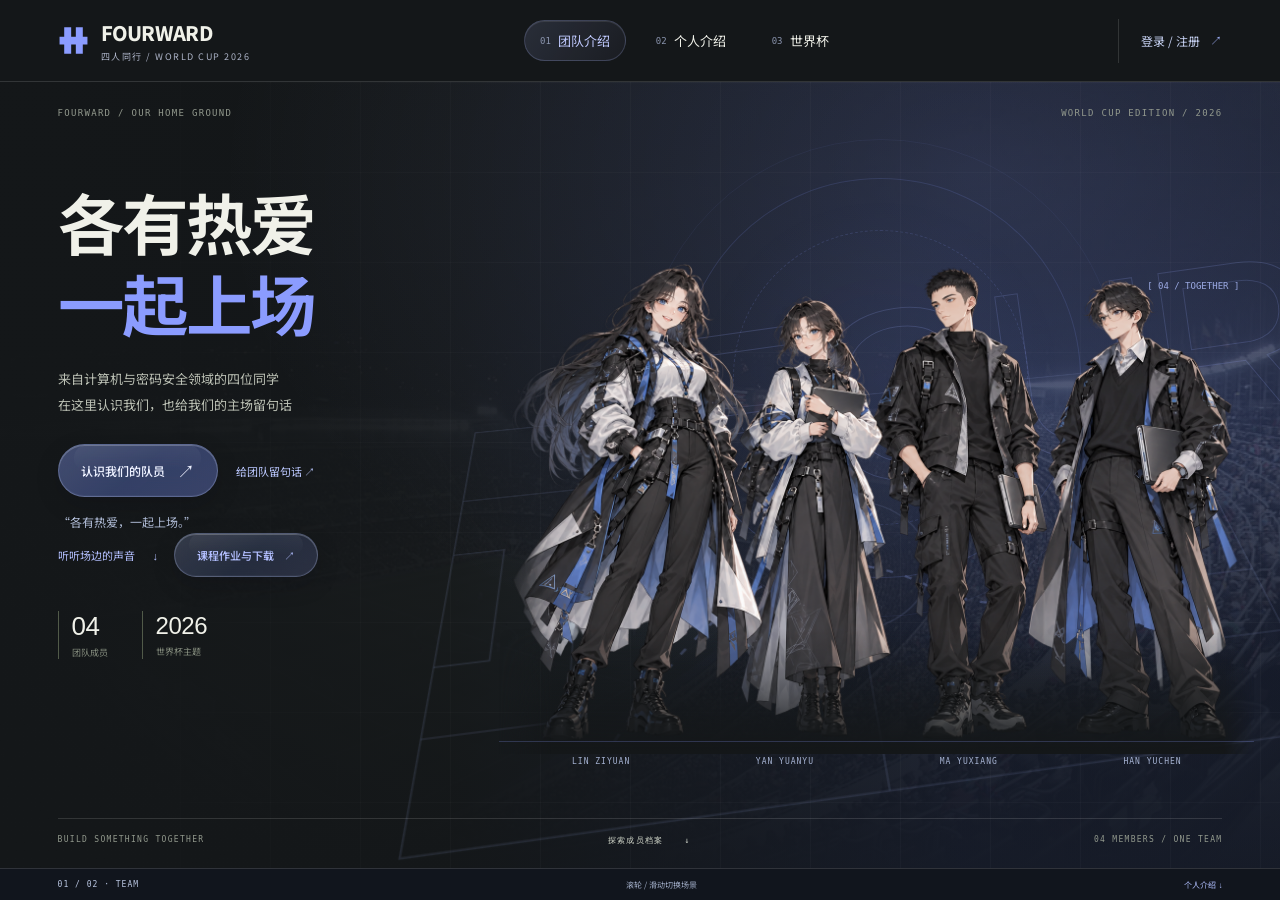
<file: public/index.html>
<!doctype html>
<html lang="zh-CN">
  <head>
    <meta charset="utf-8">
    <meta name="viewport" content="width=device-width, initial-scale=1">
    <meta name="theme-color" content="#141719">
    <meta name="guestbook-mode" content="demo">
    <meta name="description" content="FOURWARD 四人同行，认识林子媛、严苑毓、马禹翔、韩羽宸，也给我们的团队留句话">
    <title>FOURWARD 四人同行 · 团队主页</title>
    <link rel="icon" href="data:image/svg+xml,%3Csvg xmlns='http://www.w3.org/2000/svg' viewBox='0 0 64 64'%3E%3Crect width='64' height='64' fill='%23141719'/%3E%3Cpath d='M15 12h13v40H15zm21 0h13v40H36zM8 26h48v12H8z' fill='%238b9cff'/%3E%3C/svg%3E">
    <link rel="preload" as="image" href="assets/images/team-group.png" fetchpriority="high">
    <link rel="stylesheet" href="assets/css/common.css?v=1">
    <link rel="stylesheet" href="assets/css/team.css?v=13">
    <link rel="stylesheet" href="assets/css/site-navigation.css?v=1">
    <script type="module" src="assets/js/site-navigation.mjs?v=1"></script>
    <script type="module" src="assets/js/app.mjs?v=12"></script>
  </head>
  <body data-scene="team">
    <a class="skip-link" href="#main">跳到主要内容</a>
    <header class="site-header app-header" data-session-endpoint="api.php?action=session">
      <a class="brand" href="#team" aria-label="FOURWARD 团队首页">
        <svg class="brand-mark" viewBox="0 0 40 40" aria-hidden="true"><path d="M8 3h9v34H8zM23 3h9v34h-9zM2 15h36v10H2z" fill="currentColor"/></svg>
        <span>FOURWARD<small>四人同行 / WORLD CUP 2026</small></span>
      </a>
      <nav class="main-nav" aria-label="主导航">
        <a class="is-active" href="#team" aria-current="location"><span>01</span>团队介绍</a>
        <a href="#members"><span>02</span>个人介绍</a>
        <a href="worldcup/"><span>03</span>世界杯</a>
      </nav>
      <a class="site-account" href="account.php">登录 / 注册 <span aria-hidden="true">↗</span></a>
    </header>

    <main class="scene-shell" id="main" tabindex="-1">
      <section class="scene team-section" id="team" aria-labelledby="team-title">
        <div class="team-content">
          <div class="team-stadium" aria-hidden="true"><img src="assets/images/worldcup/stadium-night.jpg" alt="" width="1738" height="600"><div class="team-stadium-shade"></div><div class="team-stadium-light"></div></div>
          <div class="team-pitch" aria-hidden="true"><svg viewBox="0 0 600 370" fill="none"><rect x="15" y="15" width="570" height="340"/><path d="M300 15v340M15 88h90v194H15M585 88h-90v194h90M15 139h36v92H15M585 139h-36v92h36"/><circle cx="300" cy="185" r="57"/><path class="team-ball-path" d="M135 300Q245 130 350 212T520 73"/></svg><img src="assets/images/worldcup/football.svg" alt=""></div>
          <div class="team-grid" aria-hidden="true"></div>
          <div class="team-topline"><span>FOURWARD / OUR HOME GROUND</span><span>WORLD CUP EDITION / 2026</span></div>
          <div class="team-copy">
            <h1 id="team-title" tabindex="-1">各有热爱<br><span>一起上场</span></h1>
            <p class="team-description" id="team-description">来自计算机与密码安全领域的四位同学<br>在这里认识我们，也给我们的主场留句话</p>
            <a class="primary-button" href="#members">认识我们的队员 <span aria-hidden="true">↗</span></a>
            <button class="team-message-button" id="open-team-message" type="button">给团队留句话 ↗</button>
            <p class="team-motto" id="team-motto">“各有热爱，一起上场。”</p>
            <button class="stands-jump" id="view-team-stands" type="button">听听场边的声音 <span aria-hidden="true">↓</span></button>
            <a class="team-materials-link glass-button" href="downloads.html">课程作业与下载 <span aria-hidden="true">↗</span></a>
            <div class="team-facts" aria-label="团队组成">
              <div><strong>04</strong><span>团队成员</span></div>
              <div><strong>2026</strong><span>世界杯主题</span></div>
            </div>
          </div>
          <div class="team-art" aria-label="两位女性和两位男性的卡通示意形象">
            <div class="art-word" aria-hidden="true">FOUR</div>
            <div class="art-ring" aria-hidden="true"></div>
            <div class="team-portrait">
              <img src="assets/images/team-group.png" alt="林子媛、严苑毓、马禹翔、韩羽宸并肩而立的虚构团队合照" width="1536" height="1024">
            </div>
            <div class="art-caption"><span>LIN ZIYUAN</span><span>YAN YUANYU</span><span>MA YUXIANG</span><span>HAN YUCHEN</span></div>
            <span class="art-coordinate">[ 04 / TOGETHER ]</span>
          </div>
          <div class="team-bottomline"><span>BUILD SOMETHING TOGETHER</span><a href="#members">探索成员档案 <span aria-hidden="true">↓</span></a><span>04 MEMBERS / ONE TEAM</span></div>
        </div>
        <section class="team-stands" id="team-stands" aria-labelledby="team-stands-title">
          <div class="stands-heading"><div><p>FROM THE STANDS</p><h2 id="team-stands-title" tabindex="-1">场边留言</h2></div><button class="team-message-button" id="open-team-stands" type="button">全部留言 / 留句话 <span aria-hidden="true">↗</span></button></div>
          <p class="stands-caption" id="team-stands-caption">那些来到我们主场的声音</p>
          <div class="stands-list" id="team-stands-list" aria-busy="true"><p class="stands-empty" role="status">正在读取留言…</p></div>
          <button class="stands-retry" id="refresh-team-stands" type="button" hidden>重新读取留言 ↻</button>
          <p class="homepage-credits">人物为插画形象 · 球场摄影 <a href="https://commons.wikimedia.org/wiki/File:Campnou_3.jpg" target="_blank" rel="noopener noreferrer">Pure-football</a> / <a href="https://creativecommons.org/licenses/by-sa/3.0/" target="_blank" rel="noopener noreferrer">CC BY-SA 3.0</a></p>
        </section>
      </section>

      <section class="scene members-section" id="members" aria-labelledby="members-title">
        <div class="member-stage" id="member-stage" data-member="lin-ziyuan">
          <div class="member-background" aria-hidden="true">
            <div class="member-face-motion" id="member-face-motion"><div class="member-face-art" id="member-face-art"><img id="member-face-image" src="assets/images/member-closeups.png" alt="" width="1086" height="1448"></div></div>
            <span id="member-watermark">NKDEV</span><div class="member-grid"></div><div class="member-shade"></div>
          </div>
          <div class="member-copy" id="member-copy">
            <div class="profile-heading"><p>FOURWARD :// <span id="member-number">01</span></p><h2 id="members-title" tabindex="-1">PROFILE <span>成员档案</span></h2></div>
            <div class="member-identity"><p class="member-english" id="member-english">LIN ZIYUAN</p><h3 id="member-name">林子媛</h3></div>
            <div class="member-school-strip"><span>SCHOOL / 学院</span><p id="member-school">密码与网络空间安全学院</p></div>
            <div class="member-tags" id="member-tags" aria-label="成员特点"><span>密码安全</span><span>页面交互</span></div>
            <div class="member-details">
              <p class="member-bio" id="member-bio" hidden></p>
              <div class="member-assignment"><span class="field-label">分工</span><strong id="member-role">团队主页 · 页面与交互</strong><p id="member-task">搭建团队展示页面，完善成员切换、视觉和交互效果</p></div>
              <div class="member-quote"><span class="field-label">个人座右铭</span><p id="member-quote">“一个有趣且靠谱的人。”</p></div>
            </div>
            <div class="member-actions"><button class="dark-button" id="open-message" type="button">给她留言 <span aria-hidden="true">↗</span></button><a class="github-link" id="member-github" aria-disabled="true" tabindex="-1">GitHub 待补充 <span aria-hidden="true">↗</span></a></div>
          </div>
          <div class="member-visual" id="member-visual">
            <div class="portrait-frame"><div class="portrait-art member-portrait" id="member-portrait" role="img" aria-label="林子媛的卡通示意形象"><img id="member-portrait-image" src="assets/images/members/lin-ziyuan.png" alt="" aria-hidden="true" width="887" height="1774"></div></div>
            <div class="portrait-label"><span id="portrait-label">01 / LIN ZIYUAN</span><span>FOURWARD / OUR TEAM</span></div>
          </div>
          <aside class="member-coursework" id="member-coursework" aria-labelledby="member-coursework-title"><p class="coursework-caption" id="member-coursework-title">COURSEWORK / 个人作业</p><div class="coursework-nodes" id="member-coursework-nodes"></div></aside>
          <div class="member-controls"><span class="current-member" id="current-member">01<span>/ 04</span></span><button id="previous-member" type="button" aria-label="上一位成员">↑</button><button id="next-member" type="button" aria-label="下一位成员">↓</button></div>
          <div class="member-selector-row"><span class="selector-caption">SELECT A MEMBER <small>← → 切换</small></span><div class="member-selector" id="member-selector" role="group" aria-label="选择团队成员"></div></div>
          <div class="message-preview"><span id="message-source-label">LOCAL DEMO</span><p id="message-preview-text">还没有给林子媛的留言，来打个招呼吧。</p><button id="view-messages" type="button">留言板 <span aria-hidden="true">↗</span></button></div>
        </div>
      </section>
    </main>

    <footer class="site-footer"><span id="scene-counter">01 / 02 · TEAM</span><span>滚轮 / 滑动切换场景</span><a id="team-workspace" href="account.php" hidden>个人中心 ↗</a><a id="scene-next" href="#members">个人介绍 ↓</a></footer>
    <p class="visually-hidden" id="member-status" role="status" aria-live="polite"></p>
    <div class="toast" id="toast" role="status" aria-live="polite"></div>

    <dialog class="message-dialog" id="message-dialog" aria-labelledby="message-dialog-title">
      <div class="dialog-topline"><span>LEAVE A MESSAGE</span><button type="button" class="dialog-close" data-close-dialog aria-label="关闭留言窗口">×</button></div>
      <h2 id="message-dialog-title">给林子媛留言</h2>
      <p class="dialog-notice" id="message-notice">本地演示：留言只保存在当前浏览器，不会发送给本人。</p>
      <form id="message-form"><label for="message-member">留言给谁</label><select id="message-member" name="member" required></select><label for="message-author">你的称呼 <span>可不填</span></label><input id="message-author" name="author" autocomplete="off" maxlength="48" placeholder="例如：一位同学"><label for="message-content">想说的话</label><textarea id="message-content" name="message" rows="3" maxlength="560" required placeholder="留下一句问候，或者聊聊你的想法。"></textarea><div class="form-bottom"><span id="message-length">0 / 280</span><button class="dark-button" id="message-submit" type="submit">保存演示留言 <span aria-hidden="true">↗</span></button></div><p id="message-error" class="message-error" role="status" aria-live="polite"></p></form>
      <div class="saved-messages"><div class="saved-messages-heading"><h3 id="message-list-heading">给 TA 的留言</h3><span id="message-count">0 条</span></div><div id="message-list"></div><nav id="message-pagination" class="message-pagination" aria-label="留言分页" hidden><button id="message-prev" type="button">← 上一页</button><span id="message-page">第 1 页</span><button id="message-next" type="button">下一页 →</button></nav></div>
    </dialog>

    <noscript><p class="noscript-note">请启用 JavaScript 体验成员切换和留言功能。团队信息仍可阅读。</p></noscript>
  </body>
</html>
</file>
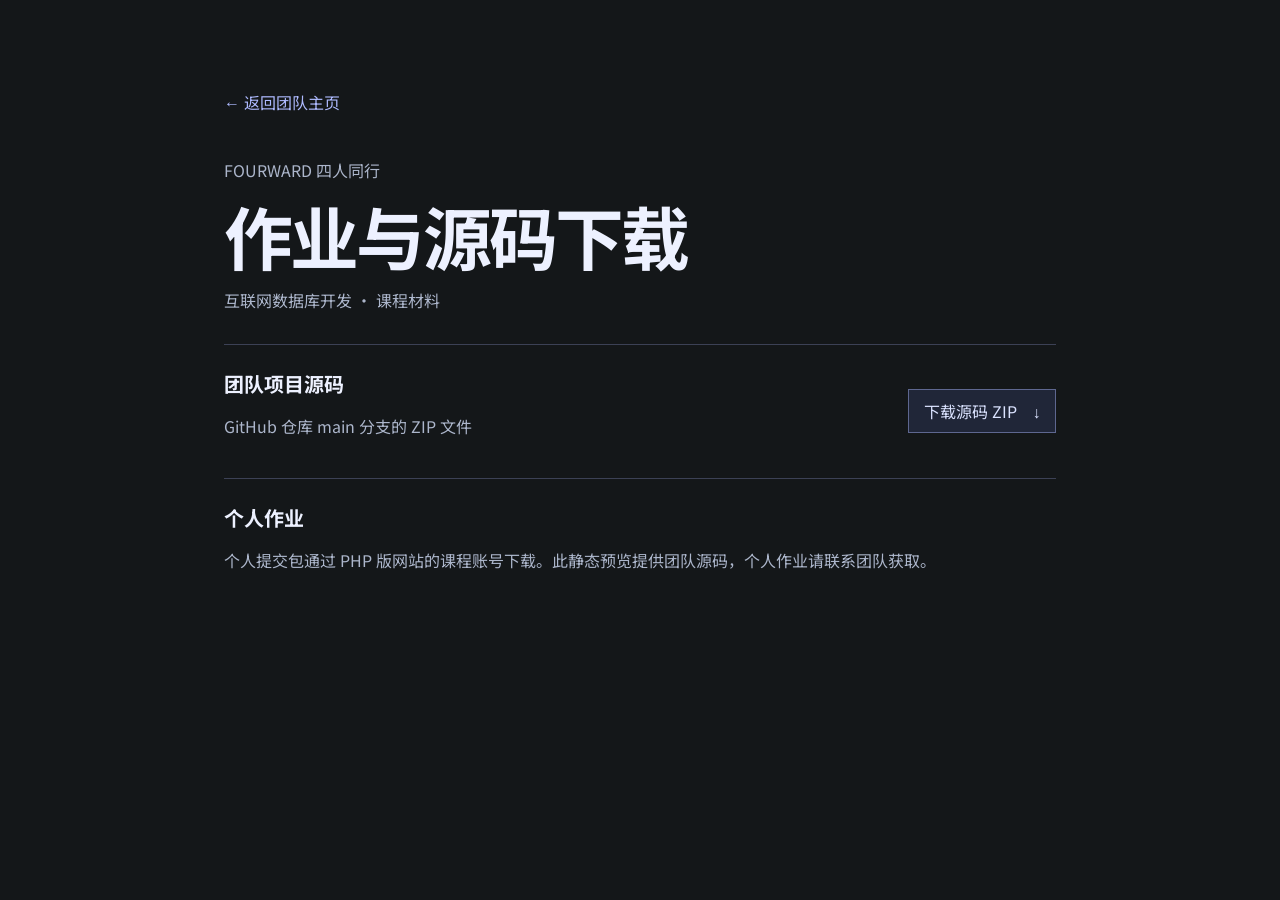
<file: public/downloads.html>
<!doctype html>
<html lang="zh-CN">
<head>
  <meta charset="utf-8">
  <meta name="viewport" content="width=device-width, initial-scale=1">
  <meta name="theme-color" content="#141719">
  <title>作业与源码下载 · FOURWARD</title>
  <link rel="stylesheet" href="assets/css/common.css?v=1">
  <link rel="stylesheet" href="assets/css/course-materials.css?v=1">
</head>
<body class="materials-page">
  <main class="materials-main">
    <a class="materials-back" href="./#team">← 返回团队主页</a>
    <header class="materials-heading">
      <p>FOURWARD 四人同行</p>
      <h1>作业与源码下载</h1>
      <p>互联网数据库开发 · 课程材料</p>
    </header>
    <section class="materials-source" aria-labelledby="source-title">
      <div><h2 id="source-title">团队项目源码</h2><p>GitHub 仓库 main 分支的 ZIP 文件</p></div>
      <a class="materials-download" href="https://github.com/ACobayashi/WorldCup2026DB/archive/refs/heads/main.zip">下载源码 ZIP <span aria-hidden="true">↓</span></a>
    </section>
    <section class="materials-personal" aria-labelledby="personal-title">
      <h2 id="personal-title">个人作业</h2>
      <!-- personal-start -->
      <p>个人提交包通过 PHP 版网站的课程账号下载。此静态预览提供团队源码，个人作业请联系团队获取。</p>
      <!-- personal-end -->
    </section>
  </main>
</body>
</html>
</file>
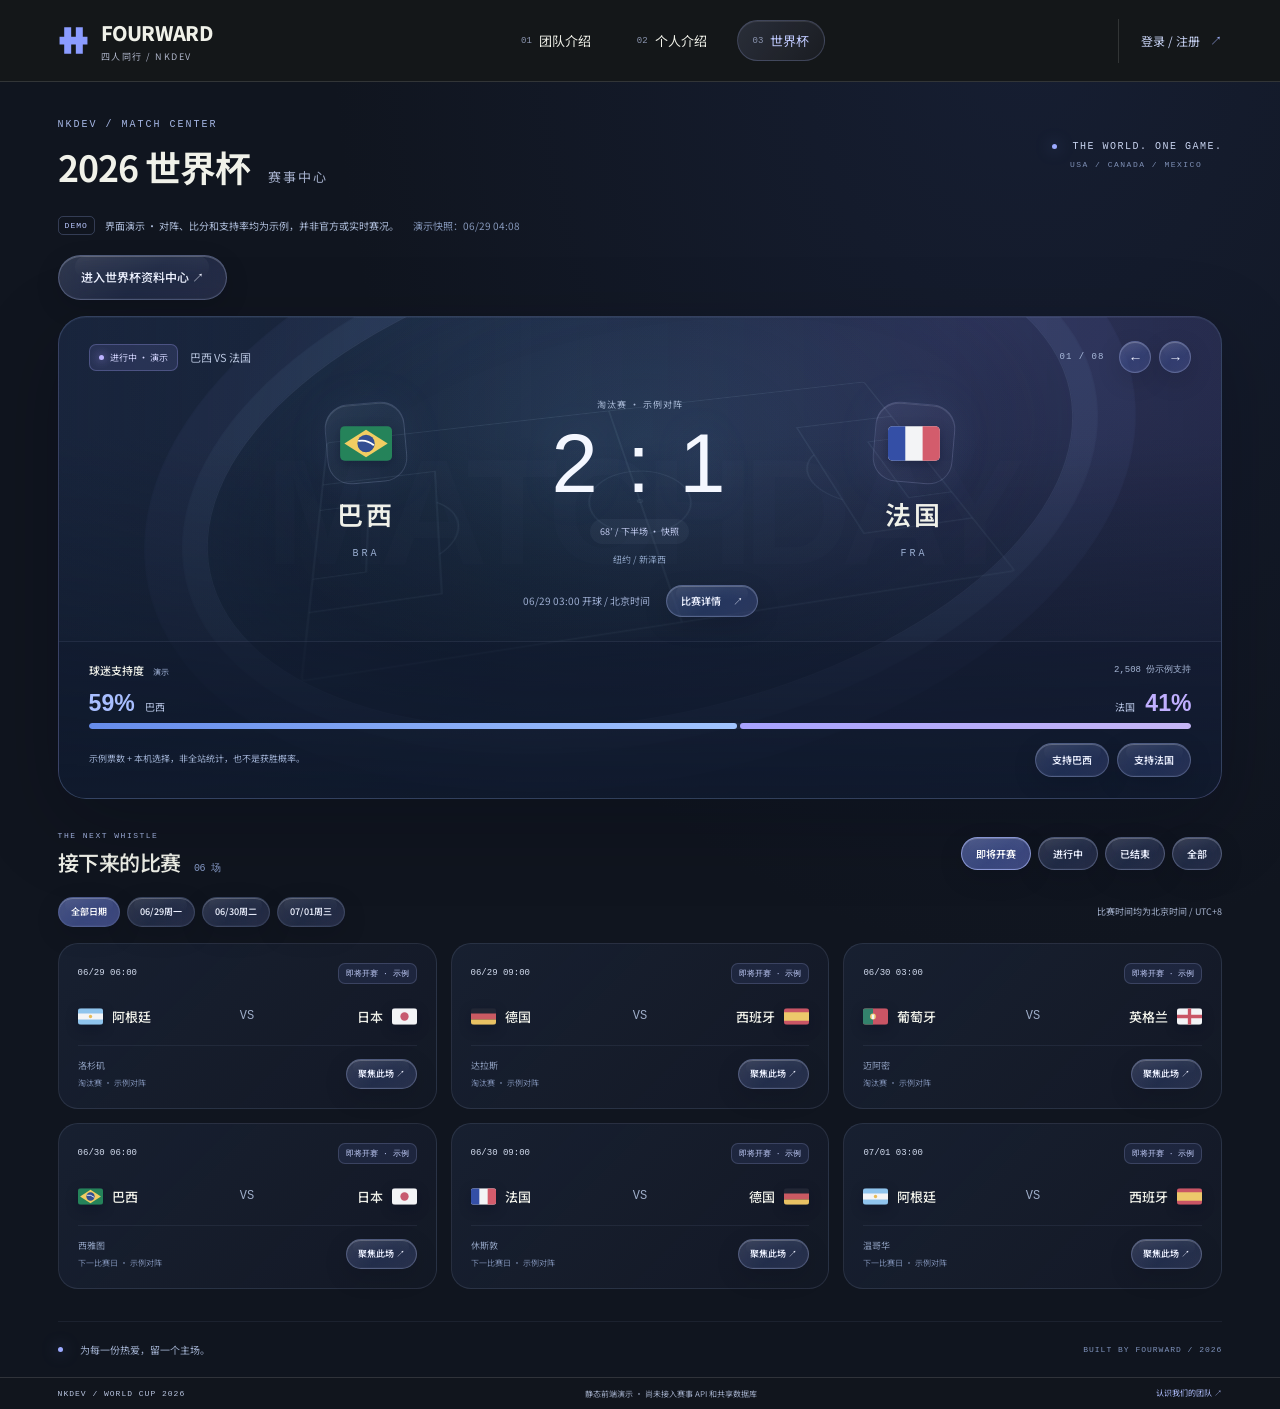
<file: public/worldcup/demo.html>
<!doctype html>
<html lang="zh-CN">
  <head>
    <meta charset="utf-8">
    <meta name="viewport" content="width=device-width, initial-scale=1">
    <meta name="theme-color" content="#111722">
    <meta name="description" content="NKDEV 2026 世界杯赛事中心：焦点比赛、球迷支持度与赛程面板。当前为明确标注的演示数据。">
    <title>2026 世界杯 · NKDEV 赛事中心</title>
    <link rel="stylesheet" href="../assets/css/common.css?v=1">
    <link rel="stylesheet" href="../assets/css/worldcup.css?v=1">
    <link rel="stylesheet" href="../assets/css/site-navigation.css?v=1">
    <script type="module" src="../assets/js/site-navigation.mjs?v=1"></script>
    <script type="module" src="../assets/js/worldcup.mjs?v=1"></script>
  </head>
  <body class="worldcup-page">
    <a class="skip-link" href="#main">跳到主要内容</a>
    <header class="site-header app-header" data-session-endpoint="../api.php?action=session">
      <a class="brand" href="../#team" aria-label="FOURWARD 团队首页">
        <svg class="brand-mark" viewBox="0 0 40 40" aria-hidden="true"><path d="M8 3h9v34H8zM23 3h9v34h-9zM2 15h36v10H2z" fill="currentColor"/></svg>
        <span>FOURWARD<small>四人同行 / NKDEV</small></span>
      </a>
      <nav class="main-nav" aria-label="主导航">
        <a href="../#team"><span>01</span>团队介绍</a>
        <a href="../#members"><span>02</span>个人介绍</a>
        <a class="is-active" href="./index.html"><span>03</span>世界杯</a>
      </nav>
      <a class="site-account" href="../account.php">登录 / 注册 <span aria-hidden="true">↗</span></a>
    </header>

    <main class="worldcup-shell" id="main" tabindex="-1">
      <div class="match-masthead">
        <div><p class="wc-eyebrow">NKDEV / MATCH CENTER</p><h1>2026 世界杯<span>赛事中心</span></h1></div>
        <div class="edition-stamp"><span class="edition-dot"></span> THE WORLD. ONE GAME.<small>USA / CANADA / MEXICO</small></div>
      </div>
      <div class="demo-banner"><span class="demo-badge">DEMO</span><p>界面演示 · 对阵、比分和支持率均为示例，并非官方或实时赛况。<span id="snapshot-time"></span></p></div>
      <p><a class="glass-button" href="./index.html">进入世界杯资料中心 ↗</a></p>

      <section class="match-hero" id="match-hero" aria-labelledby="focus-title">
        <div class="stadium-art" aria-hidden="true">
          <div class="stadium-ring"></div>
          <svg class="pitch-lines" viewBox="0 0 1000 600" fill="none"><rect x="100" y="80" width="800" height="440" rx="4"/><path d="M500 80v440M100 180h145v240H100M900 180H755v240h145M100 235h60v130h-60M900 235h-60v130h60"/><circle cx="500" cy="300" r="65"/><circle cx="500" cy="300" r="3"/><path d="M245 249a65 65 0 0 1 0 102M755 249a65 65 0 0 0 0 102"/></svg>
          <span class="stadium-word">MATCHDAY</span>
        </div>
        <div class="hero-topline">
          <div class="focus-caption"><span class="status-chip" id="focus-status">加载赛况</span><h2 id="focus-title">焦点比赛</h2></div>
          <div class="focus-controls"><span id="focus-counter">01 / 08</span><button class="glass-button glass-button--icon" id="previous-match" type="button" aria-label="上一场焦点比赛">←</button><button class="glass-button glass-button--icon" id="next-match" type="button" aria-label="下一场焦点比赛">→</button></div>
        </div>
        <div class="scoreboard">
          <div class="score-team"><div class="flag-halo"><svg class="team-flag" role="img" aria-label="主队国旗"><use id="home-flag" href="../assets/images/flags.svg#BRA"/></svg></div><h3 id="home-name">巴西</h3><span id="home-code">BRA</span></div>
          <div class="score-center"><p id="focus-stage">示例对阵</p><strong class="match-score" id="focus-score">— : —</strong><span class="match-clock" id="focus-clock">赛况加载中</span><p class="match-venue" id="focus-venue"></p></div>
          <div class="score-team"><div class="flag-halo flag-halo--away"><svg class="team-flag" role="img" aria-label="客队国旗"><use id="away-flag" href="../assets/images/flags.svg#FRA"/></svg></div><h3 id="away-name">法国</h3><span id="away-code">FRA</span></div>
        </div>
        <div class="hero-bottomline"><span id="focus-kickoff"></span><button class="glass-button" id="match-details" type="button">比赛详情 <span aria-hidden="true">↗</span></button></div>
        <div class="support-panel">
          <div class="support-heading"><h3>球迷支持度 <span>演示</span></h3><p id="support-total">加载示例票数</p></div>
          <div class="support-labels"><span><b id="home-percent">0%</b><span id="support-home-name">巴西</span></span><span><span id="support-away-name">法国</span><b id="away-percent">0%</b></span></div>
          <div class="support-bar" id="support-bar" role="img" aria-label="支持率加载中"><span id="home-support-fill"></span><span id="away-support-fill"></span></div>
          <div class="support-bottomline"><p>示例票数 + 本机选择，非全站统计，也不是获胜概率。</p><div class="support-actions"><button class="glass-button" id="support-home" type="button" aria-pressed="false">支持主队</button><button class="glass-button" id="support-away" type="button" aria-pressed="false">支持客队</button></div></div>
        </div>
      </section>

      <section class="fixture-section" aria-labelledby="fixtures-title">
        <div class="fixture-heading"><div><p class="wc-eyebrow">THE NEXT WHISTLE</p><h2 id="fixtures-title">接下来的比赛 <span id="fixture-count"></span></h2></div><div class="fixture-status-filter" role="group" aria-label="筛选比赛状态"><button class="glass-button" type="button" data-status="scheduled" aria-pressed="true">即将开赛</button><button class="glass-button" type="button" data-status="live" aria-pressed="false">进行中</button><button class="glass-button" type="button" data-status="finished" aria-pressed="false">已结束</button><button class="glass-button" type="button" data-status="all" aria-pressed="false">全部</button></div></div>
        <div class="fixture-filter-row"><div class="date-filter" id="date-filter" role="group" aria-label="筛选北京时间日期"></div><span>比赛时间均为北京时间 / UTC+8</span></div>
        <div class="fixture-grid" id="fixture-grid"></div>
        <div class="fixture-empty" id="fixture-empty" hidden><h3>这个筛选下还没有比赛</h3><p>试试其他日期，或查看全部赛程。</p><button class="glass-button" id="reset-filters" type="button">查看全部赛程</button></div>
        <p id="fixture-result" class="visually-hidden" role="status" aria-live="polite"></p>
      </section>
      <div class="wc-endnote"><span class="edition-dot"></span><p>为每一份热爱，留一个主场。</p><span>BUILT BY FOURWARD / 2026</span></div>
    </main>
    <footer class="site-footer"><span>NKDEV / WORLD CUP 2026</span><span>静态前端演示 · 尚未接入赛事 API 和共享数据库</span><a href="../#team">认识我们的团队 ↗</a></footer>
    <p id="match-status" class="visually-hidden" role="status" aria-live="polite"></p>
    <div class="toast" id="toast" role="status" aria-live="polite"></div>
    <dialog id="match-dialog" aria-labelledby="match-dialog-title"><div class="dialog-topline"><span>MATCH BRIEF / DEMO</span><button class="dialog-close" id="close-match-dialog" type="button" aria-label="关闭比赛详情">×</button></div><h2 id="match-dialog-title">比赛详情</h2><dl class="match-facts" id="match-facts"></dl><p class="match-dialog-note">这是用于验证界面和交互的合成示例。赛程、比分和票数均不代表真实比赛。</p></dialog>
    <noscript><p class="no-script">请启用 JavaScript 查看演示赛程和交互；当前没有接入实时赛事数据。</p></noscript>
  </body>
</html>
</file>
<file: public/assets/css/common.css>
@font-face {
  font-family: "Workspace Sans";
  src: url("../fonts/workspace-sans.woff2") format("woff2");
  font-style: normal;
  font-weight: 100 900;
  font-display: swap;
}

:root {
  --ink: #141719;
  --paper: #f0f1e9;
  --accent: #8b9cff;
  --accent-secondary: #aaa3ff;
  --lime: var(--accent);
  --line: rgba(255, 255, 255, .13);
  --header-height: 82px;
  --footer-height: 32px;
  --font: "Workspace Sans", "PingFang SC", "Microsoft YaHei", -apple-system, "Segoe UI", sans-serif;
  color-scheme: dark;
  font-family: var(--font);
  font-synthesis: none;
  -webkit-font-smoothing: antialiased;
  background: var(--ink);
  color: var(--paper);
}

* { box-sizing: border-box; }
body { margin: 0; }
button, input, textarea, select { font: inherit; }
button, a { -webkit-tap-highlight-color: transparent; }
button { cursor: pointer; color: inherit; }
a { color: inherit; text-decoration: none; }
img { display: block; max-width: 100%; }
[hidden] { display: none !important; }
button:focus-visible, a:focus-visible, input:focus-visible, textarea:focus-visible, select:focus-visible { outline: 2px solid #a7b9ff; outline-offset: 4px; }
::selection { background: var(--accent); color: var(--ink); }
.visually-hidden { position: absolute; top: 0; left: 0; margin: 0; width: 1px; height: 1px; overflow: hidden; clip-path: inset(50%); white-space: nowrap; }
.skip-link { position: fixed; top: -70px; left: 20px; padding: 12px; background: var(--accent); color: var(--ink); z-index: 100; }
.skip-link:focus { top: 10px; }
.site-header { height: var(--header-height); padding: 0 4.5%; display: flex; align-items: center; justify-content: space-between; gap: 24px; position: relative; z-index: 20; background: #141719ee; border-bottom: 1px solid var(--line); }
.brand { display: flex; align-items: center; gap: 12px; font-size: 20px; font-weight: 800; letter-spacing: -.7px; }
.brand-mark { width: 31px; height: 31px; color: var(--accent); flex-shrink: 0; }
.brand small { display: block; font-size: 9px; font-weight: 400; letter-spacing: 1.5px; color: #aeb5c9; margin-top: 3px; }
.main-nav { display: flex; align-items: center; gap: 14px; height: 100%; }
.main-nav a { display: inline-flex; align-items: center; gap: 7px; padding: 10px 15px; border: 1px solid transparent; border-radius: 99px; font-size: 13px; white-space: nowrap; transition: background .2s, border-color .2s; }
.main-nav a > span { font: 9px monospace; color: #8b95af; }
.main-nav a:hover { background: #ffffff08; }
.main-nav .is-active { color: #c0caff; border-color: #b0bdff36; background: linear-gradient(125deg, #acb9ff24, #b9adff0b); box-shadow: inset 0 1px #ffffff17; }
.repo-link { border-left: 1px solid var(--line); padding-left: 24px; font-size: 11px; color: #b9c2d5; }
.repo-link span { font-size: 17px; margin-left: 9px; }

.glass-button, .primary-button, .dark-button {
  position: relative;
  display: inline-flex;
  align-items: center;
  justify-content: center;
  gap: 12px;
  min-height: 44px;
  padding: 12px 22px;
  overflow: hidden;
  border: 1px solid #c1ceff45;
  border-radius: 99px;
  color: #edf1ff;
  background: linear-gradient(140deg, #d2dcff20, #7e96fa12 52%, #b4a5ff15), #20283be8;
  box-shadow: inset 0 1px #ffffff35, inset 0 -1px #c6d0ff0b, 0 8px 24px #04091426;
  font-size: 12px;
  font-weight: 550;
  transition: background .2s, border-color .2s, translate .2s, box-shadow .2s;
}
.glass-button::before, .primary-button::before, .dark-button::before { content: ""; position: absolute; inset: 0 10% 50%; pointer-events: none; border-radius: inherit; background: linear-gradient(#ffffff0d, transparent); }
.glass-button:hover:not(:disabled), .primary-button:hover, .dark-button:hover { background-color: #39446c; border-color: #cbd5ff91; translate: 0 -2px; box-shadow: inset 0 1px #ffffff4d, 0 10px 28px #04091440; }
.glass-button:disabled { cursor: not-allowed; opacity: .5; }
.glass-button[aria-pressed="true"] { border-color: #afbdffab; background-color: #5266b08c; color: #fff; }
.glass-button--primary, .primary-button { background-color: #445698b3; }
.glass-button--icon { width: 40px; min-height: 40px; padding: 0; font-size: 18px; flex-shrink: 0; }
.primary-button span, .dark-button span { font-size: 18px; }

@supports (backdrop-filter: blur(16px)) {
  .glass-button, .primary-button, .dark-button { background-color: #647fc321; backdrop-filter: blur(16px) saturate(160%); -webkit-backdrop-filter: blur(16px) saturate(160%); }
  .glass-button--primary, .primary-button { background-color: #637bd957; }
  .glass-button[aria-pressed="true"] { background-color: #728af661; }
}

.site-footer { min-height: var(--footer-height); padding: 8px 4.5%; display: flex; align-items: center; justify-content: space-between; gap: 18px; position: relative; z-index: 10; border-top: 1px solid var(--line); font-size: 8px; color: #a0acc6; background: #11151d; }
.site-footer > span:first-child { color: #bac6e2; font: 8px monospace; letter-spacing: 1px; }
.site-footer a { color: #b0bffe; }
.toast { position: fixed; left: 50%; bottom: 42px; translate: -50% 15px; opacity: 0; padding: 13px 20px; background: #dce3ff; color: #17213e; font-size: 12px; border-radius: 20px; z-index: 100; pointer-events: none; transition: opacity .2s, translate .2s; max-width: calc(100% - 32px); box-shadow: 0 5px 25px #0004; }
.toast.is-visible { opacity: 1; translate: -50% 0; }

dialog { color: #e9eeff; background: #171e2df5; border: 1px solid #c0ceff2e; border-radius: 24px; padding: 28px; width: min(520px, calc(100% - 32px)); max-height: calc(100svh - 48px); overflow-y: auto; box-shadow: 0 24px 100px #0007; }
dialog::backdrop { background: #070c18b8; backdrop-filter: blur(8px); }
.dialog-topline { display: flex; justify-content: space-between; align-items: center; gap: 12px; color: #a2b2dc; font: 9px monospace; letter-spacing: 1px; }
.dialog-close { border: 1px solid #c0ceff40; border-radius: 50%; background: #ffffff0a; color: #dbe3ff; width: 32px; height: 32px; font-size: 22px; line-height: 1; }
dialog h2 { font-size: 27px; margin: 17px 0 10px; font-weight: 600; letter-spacing: -1px; }

@media (max-width: 1000px) {
  .site-header { padding: 0 25px; }
  .main-nav { gap: 8px; }
  .repo-link { padding-left: 15px; }
}
@media (max-width: 900px) {
  :root { --header-height: 70px; }
  .brand { font-size: 17px; gap: 9px; }
  .brand-mark { width: 26px; height: 26px; }
  .brand small { font-size: 7px; letter-spacing: .8px; }
  .repo-link { display: none; }
  .main-nav a { font-size: 11px; padding: 9px 11px; }
}
@media (max-width: 540px) {
  :root { --header-height: 66px; --footer-height: 28px; }
  .site-header { padding: 0 17px; gap: 10px; }
  .brand { font-size: 14px; gap: 7px; letter-spacing: -.2px; }
  .brand-mark { width: 22px; height: 22px; }
  .brand small { font-size: 6px; letter-spacing: .5px; }
  .main-nav { gap: 2px; }
  .main-nav a { font-size: 10px; gap: 0; padding: 8px 9px; }
  .main-nav a > span { display: none; }
  .site-footer { padding: 8px 24px; font-size: 7px; }
  .site-footer > span:nth-child(2) { display: none; }
  dialog { padding: 23px; }
  .toast { bottom: 38px; width: max-content; font-size: 10px; text-align: center; }
}
@media (prefers-reduced-motion: reduce) {
  *, *::before, *::after { animation-duration: .01ms !important; animation-iteration-count: 1 !important; transition-duration: .01ms !important; }
  .glass-button:hover, .primary-button:hover, .dark-button:hover { translate: none; }
}
</file>
<file: public/assets/css/team.css>
body.is-ready { height: 100svh; overflow: hidden; }
.scene-shell { position: relative; outline: none; }
.is-ready .scene-shell { height: calc(100svh - var(--header-height) - var(--footer-height)); overflow: hidden; isolation: isolate; }
.scene { position: relative; min-height: 650px; }
.is-ready .scene { position: absolute; inset: 0; min-height: 0; overflow-x: hidden; overflow-y: auto; overscroll-behavior: contain; }
.scene.is-entering { z-index: 2; }

.team-section { background: radial-gradient(ellipse at 84% 43%, #303c60 0, #202639 26%, #171b24 48%, #141719 73%); }
.team-content { position: relative; min-height: max(620px, calc(100svh - var(--header-height) - var(--footer-height))); padding: 26px 4.5% 62px; isolation: isolate; overflow: hidden; }
.team-grid { position: absolute; inset: 0; z-index: -1; opacity: .65; background-image: linear-gradient(#ffffff0a 1px, transparent 1px), linear-gradient(90deg, #ffffff0a 1px, transparent 1px); background-size: 90px 90px; mask-image: linear-gradient(to right, transparent, #000 40%); }
.team-topline, .team-bottomline { display: flex; justify-content: space-between; gap: 16px; font: 9px monospace; letter-spacing: 1.3px; color: #92998d; }
.team-topline { position: relative; z-index: 3; }
.team-copy { position: relative; z-index: 3; width: 47%; margin-top: clamp(28px, 7vh, 80px); }
.eyebrow { font-size: 11px; letter-spacing: 2px; margin: 0 0 20px; color: #aeb7a1; }
.live-dot { display: inline-block; width: 6px; height: 6px; background: var(--lime); border-radius: 50%; margin-right: 9px; box-shadow: 0 0 13px #8194ff55; }
h1 { font-size: clamp(44px, 5.2vw, 78px); line-height: 1.22; letter-spacing: -3px; margin: 0; font-weight: 650; outline: none; }
h1 span { color: var(--lime); }
.team-description { font-size: 13px; line-height: 2; color: #bbc0b4; margin: 23px 0 26px; }
.team-description, .member-bio, .member-assignment p { white-space: pre-line; overflow-wrap: anywhere; }
.team-materials-link { display: inline-flex; align-items: center; gap: .6rem; min-height: 44px; margin-inline-start: .75rem; font-size: 11px; color: #b3bfff; }
.team-materials-link:hover { text-decoration: underline; }
.team-facts { display: flex; gap: 34px; margin-top: 34px; }
.team-facts div { border-left: 1px solid #515a49; padding-left: 13px; }
.team-facts strong { display: block; font-family: "Arial Narrow", Arial, sans-serif; font-weight: 400; font-size: 26px; letter-spacing: -.5px; }
.team-facts div:last-child strong { font-size: 24px; line-height: 30px; }
.team-facts span { display: block; color: #858d7e; margin-top: 4px; font-size: 9px; }
.team-art { position: absolute; right: 2%; top: 24%; bottom: 80px; width: 59%; z-index: 2; pointer-events: none; }
.art-word { position: absolute; right: -8%; top: -2%; font-family: Impact, "Arial Narrow", sans-serif; font-size: clamp(170px, 19vw, 330px); line-height: 1; letter-spacing: -12px; color: transparent; -webkit-text-stroke: 1px #9baaff2e; transform: rotate(-8deg); user-select: none; }
.art-ring { position: absolute; width: 53%; aspect-ratio: 1; border-radius: 50%; border: 1px solid #899cff26; right: 23%; top: -18%; background: radial-gradient(ellipse, #899cff0c, transparent 65%); }
.art-ring::before, .art-ring::after { content: ""; position: absolute; inset: 13%; border: 1px dashed #899cff29; border-radius: 50%; }
.art-ring::after { inset: -10%; border-style: solid; border-color: #899cff10; }
.team-portrait { position: absolute; width: 100%; bottom: 34px; transform: translate(var(--pointer-x, 0px), var(--pointer-y, 0px)); transition: transform .15s ease-out; mask-image: linear-gradient(90deg, transparent, #000 7%, #000 96%, transparent); }
.team-portrait img { width: 100%; height: auto; }
.team-portrait::after { content: ""; position: absolute; inset: 75% 0 -1px; background: linear-gradient(transparent, #141719 97%); }
.art-caption { display: grid; grid-template-columns: repeat(4, 1fr); position: absolute; bottom: 22px; left: 0; right: 0; padding: 15px 10px 0; border-top: 1px solid #899cff3b; font: 8px monospace; letter-spacing: 1px; text-align: center; color: #a5b2d1; }
.art-coordinate { position: absolute; right: 2%; top: 2%; font: 9px monospace; color: #9ba9e2; }
.team-bottomline { position: absolute; left: 4.5%; right: 4.5%; bottom: 22px; border-top: 1px solid var(--line); padding-top: 16px; font-size: 8px; }
.team-bottomline a { color: #d5dacd; }
.team-bottomline a span { margin-left: 15px; }

.members-section { background: #101314; }
.member-stage { --member-accent: #83b7f3; --portrait-focus: 62%; position: relative; display: flex; flex-direction: column; min-height: max(100%, 660px); padding-bottom: 56px; overflow: clip; isolation: isolate; }
.member-background { position: absolute; inset: 0; z-index: -1; overflow: hidden; pointer-events: none; background: radial-gradient(ellipse at 60% 12%, #3b4041, #1b2021 65%, #101314); }
.member-face-motion { position: absolute; inset: 0 -4% 46%; overflow: hidden; container-type: size; border-bottom: 1px solid #b4c0e233; background: radial-gradient(ellipse at 60% 40%, #343d52, #171d29); }
.portrait-art { position: relative; aspect-ratio: 1 / 2; }
.portrait-art img { width: 100%; height: 100%; object-fit: contain; }
/* Each of the four atlas rows is 1086 x 362; crop the viewport, not the face. */
.member-face-art { position: absolute; width: max(100%, var(--face-min-width, 1100px), 300cqh); aspect-ratio: 3 / 1; left: 50%; top: 50%; translate: -50% -50%; overflow: hidden; filter: grayscale(.9) contrast(1.08); opacity: .48; }
.member-face-art img { position: absolute; top: var(--face-offset, 0%); width: 100%; height: auto; max-width: none; }
#member-watermark { position: absolute; inset: 54% 0 0; display: flex; align-items: center; justify-content: center; overflow: hidden; border-top: 1px solid #aab9df26; background: #090d17cc; font: 900 clamp(140px, 25vw, 460px)/1 Impact, "Arial Narrow", sans-serif; color: #afbbe32e; letter-spacing: -.06em; user-select: none; }
.member-grid { position: absolute; inset: 0; background-image: linear-gradient(#ffffff08 1px, transparent 1px), linear-gradient(90deg, #ffffff08 1px, transparent 1px); background-size: 90px 90px; }
.member-shade { position: absolute; inset: 0; background: linear-gradient(90deg, #101314e6, #10131445 48%, #10131400 75%), linear-gradient(0deg, #101314 0, transparent 28%); }
.member-copy { position: relative; z-index: 4; width: 340px; margin-left: 7.5%; padding-top: clamp(26px, 5vh, 52px); }
.profile-heading p { margin: 0 0 5px; font: 700 9px/1.2 "Arial Narrow", Arial, sans-serif; letter-spacing: 1px; }
.profile-heading p span { color: #718080; margin-left: 9px; font: 9px monospace; }
.profile-heading h2 { margin: 0; font: 700 23px/1.1 "Arial Narrow", Arial, sans-serif; letter-spacing: -.8px; outline: none; }
.profile-heading h2 span { font: 9px var(--font); letter-spacing: 1.4px; color: #808d8b; margin-left: 10px; }
.member-identity { margin-top: 14px; }
.member-english { font: 700 12px/1.2 Arial, sans-serif; margin: 0 0 2px; letter-spacing: .4px; }
.member-copy h3 { margin: 0; font-size: 58px; font-weight: 700; line-height: 1.17; letter-spacing: -3px; }
.member-school-strip { display: flex; flex-wrap: wrap; gap: 4px 10px; align-items: center; margin-top: 12px; padding: 8px 10px; border-left: 3px solid var(--member-accent); background: #06090bbd; }
.member-school-strip > span { font: 700 8px/1.4 Arial, sans-serif; color: var(--member-accent); }
.member-school-strip p { margin: 0; font-size: 10px; line-height: 1.5; color: #d8dddd; }
.member-details { margin-top: 12px; padding: 12px 16px; background: #050809db; border-top: 1px solid #ffffff0b; }
.member-bio { margin: 0 0 10px; color: #d5def0; font-size: 12px; line-height: 1.6; }
.member-school-strip p, .member-assignment strong, .member-quote p, .member-tags span { overflow-wrap: anywhere; }
.field-label { display: block; color: #85908f; font-size: 8px; line-height: 1.4; letter-spacing: .7px; }
.field-label small { font-size: 7px; margin-left: 6px; color: #596665; }
.member-assignment strong { display: block; font-size: 12px; line-height: 1.5; margin: 4px 0; font-weight: 550; color: #e1e7e5; }
.member-assignment p { margin: 0; font-size: 10px; line-height: 1.65; color: #97a2a0; }
.member-quote { margin-top: 12px; padding-top: 9px; border-top: 1px solid #ffffff13; }
.member-quote p { margin: 4px 0 0; font-size: 11px; line-height: 1.6; color: #b7c4bf; }
.member-actions { display: flex; align-items: center; gap: 19px; margin-top: 13px; }
.member-actions .dark-button { min-height: 35px; padding: 8px 14px; font-size: 10px; gap: 24px; }
.member-actions .dark-button span { font-size: 15px; }
.github-link { font-size: 9px; color: #b1bcb5; }
.github-link span { margin-left: 6px; }
.github-link[aria-disabled="true"] { color: #667370; cursor: default; }
.member-demo-note { margin: 8px 0 0; font-size: 8px; line-height: 1.5; color: #5f6c68; }
.member-visual { position: absolute; inset: 0 10% 0 40%; z-index: 2; pointer-events: none; }
.portrait-frame { position: absolute; inset: clamp(32px, 6vh, 64px) 0 0; overflow: hidden; }
.member-portrait { position: absolute; height: 128%; width: auto; top: 0; left: 50%; translate: -50% 0; filter: drop-shadow(0 12px 22px #0007); }
.portrait-label { position: absolute; right: 0; bottom: 56px; display: flex; flex-direction: column; gap: 5px; font: 7px monospace; letter-spacing: 1px; color: #92a39e; }
.portrait-label span:last-child { font-size: 6px; color: #5c6c66; }
.member-controls { position: absolute; top: 35%; right: 4.5%; z-index: 4; display: flex; flex-direction: column; gap: 11px; }
.current-member { font: italic 600 53px/.9 "Arial Narrow", Arial, sans-serif; color: var(--member-accent); letter-spacing: -3px; margin-bottom: 8px; }
.current-member span { font: 9px monospace; display: block; color: #81928b; text-align: right; letter-spacing: 1px; margin-top: 6px; }
.member-controls button { width: 32px; height: 32px; border: 1px solid #b9c9ff45; border-radius: 50%; background: #4a608536; color: #d7e0fa; font-size: 16px; align-self: flex-end; backdrop-filter: blur(12px); box-shadow: inset 0 1px #ffffff25; }
.member-controls button:hover { border-color: var(--member-accent); color: var(--member-accent); }
.member-selector-row { position: relative; z-index: 5; left: 7.5%; margin-top: auto; padding-top: 16px; width: 480px; }
.selector-caption { display: flex; justify-content: space-between; font: 7px monospace; letter-spacing: 1.2px; color: #6d7e78; margin-bottom: 8px; }
.selector-caption small { font: 8px var(--font); letter-spacing: 0; }
.member-selector { display: grid; grid-template-columns: repeat(4, 1fr); gap: 10px; }
.member-card { display: flex; position: relative; align-items: flex-end; overflow: hidden; height: 132px; background: #30383d; border: 1px solid #65716b; border-radius: 12px; padding: 0; text-align: left; transition: border-color .2s, background .2s; }
.member-card::after { content: ""; position: absolute; inset: auto 0 0; height: 55%; background: linear-gradient(transparent, #030605ee); }
.member-card[aria-pressed="true"] { border: 2px solid var(--card-accent); background: #4d6071; }
.member-card[aria-pressed="true"]::before { content: ""; position: absolute; top: 0; right: 0; border-top: 10px solid var(--card-accent); border-left: 10px solid transparent; z-index: 3; }
.member-card:hover { border-color: var(--card-accent); background: #576059; }
.card-portrait { position: absolute; width: calc(100% + 76px); height: auto; top: -2px; left: 50%; translate: calc(-1 * var(--portrait-focus)) 0; }
.member-card-info { display: flex; align-items: baseline; gap: 6px; position: relative; z-index: 2; padding: 0 9px 10px; color: #fff; }
.member-card-info small { font: 7px monospace; color: #91a498; }
.member-card-info strong { font-size: 12px; font-weight: 550; white-space: nowrap; }
.message-preview { position: absolute; z-index: 5; bottom: 0; left: 7.5%; right: 4.5%; height: 37px; display: flex; align-items: center; gap: 17px; border-top: 1px solid #ffffff1f; font-size: 9px; }
.message-preview > span { color: #7a8a81; font: 7px monospace; letter-spacing: 1px; flex-shrink: 0; }
.message-preview p { color: #6a7b72; margin: 0; flex: 1; overflow: hidden; text-overflow: ellipsis; white-space: nowrap; }
.message-preview button { background: none; border: 0; color: #9cab9f; padding: 8px 0; font-size: 9px; white-space: nowrap; }
.message-preview button span { margin-left: 10px; }
.site-footer { height: var(--footer-height); min-height: 0; padding-top: 0; padding-bottom: 0; }
.dialog-notice { font-size: 11px; color: #b1bedb; line-height: 1.8; margin: 0 0 20px; padding-bottom: 15px; border-bottom: 1px solid #b7c8ff24; }
.message-dialog label { display: block; font-size: 11px; color: #b3c1e5; margin: 15px 0 8px; }
.message-dialog label span { color: #929fba; margin-left: 5px; font-size: 9px; }
.message-dialog input, .message-dialog textarea, .message-dialog select { display: block; width: 100%; border: 1px solid #a6b7e33d; background: #0c1423; color: #edf1ff; padding: 11px 12px; font-size: 12px; border-radius: 12px; }
.message-dialog textarea { resize: vertical; min-height: 90px; }
.message-dialog input::placeholder, .message-dialog textarea::placeholder { color: #8799bc; }
.form-bottom { display: flex; align-items: center; justify-content: space-between; margin-top: 13px; gap: 12px; }
.form-bottom > span { color: #909b80; font: 10px monospace; }
.message-error { font-size: 11px; line-height: 1.5; color: #a34036; margin: 10px 0 0; }
.message-error:empty { display: none; }
.team-message-button { margin-left: 14px; padding: 12px 0; border: 0; background: none; color: #bbc8ff; font-size: 11px; }
.team-motto { color: #aebad4; font-size: 12px; line-height: 1.8; margin: 14px 0 0; max-width: 36em; overflow-wrap: anywhere; }
.team-stadium { position: absolute; inset: 0; z-index: -2; pointer-events: none; overflow: hidden; }
.team-stadium > img { width: 100%; height: 100%; object-fit: cover; opacity: .27; filter: saturate(.55); object-position: 70% 50%; }
.team-stadium-shade { position: absolute; inset: 0; background: linear-gradient(90deg, #141719fc 5%, #141719da 35%, #19213c6b 75%), linear-gradient(0deg, #141719, transparent 60%); }
.team-stadium-light { position: absolute; inset: 0; background: radial-gradient(ellipse at 77% 12%, #aebcff24, transparent 55%); }
.team-pitch { position: absolute; right: 1%; bottom: 45px; width: 65%; z-index: -1; pointer-events: none; transform: perspective(800px) rotateX(35deg) rotateZ(-8deg); opacity: .5; }
.team-pitch > svg { width: 100%; stroke: #aabaff38; stroke-width: 1.2; }
.team-pitch .team-ball-path { stroke: #9aaeff88; stroke-width: 2; stroke-dasharray: 5 9; }
.team-pitch > img { position: absolute; width: 38px; top: 14%; right: 12%; opacity: .6; }
.stands-jump { display: inline-flex; align-items: center; gap: 18px; min-height: 44px; padding: 8px 0; background: none; border: 0; color: #b3bfff; font-size: 11px; }
.stands-jump:hover { color: #e2e6ff; }
.team-stands { position: relative; padding: 30px 4.5% 35px; background: linear-gradient(#141719, #181d29); border-top: 1px solid #aabbff1a; }
.stands-heading { display: flex; align-items: center; justify-content: space-between; gap: 16px; }
.stands-heading p { margin: 0 0 8px; color: #8b9cff; font: 9px "Segoe UI", sans-serif; letter-spacing: 2px; }
.stands-heading h2 { margin: 0; font-size: 28px; font-weight: 650; letter-spacing: -1px; }
.stands-heading button { margin-left: 0; min-height: 44px; }
.stands-caption { margin: 12px 0 22px; color: #969eaf; font-size: 12px; }
.stands-list { display: grid; grid-template-columns: repeat(auto-fit, minmax(240px, 1fr)); gap: 16px; }
.stands-card { padding: 22px 24px; border: 1px solid #aabbff20; border-radius: 8px; background: #aabbff07; min-width: 0; }
.stands-card > p { margin: 0 0 22px; font-size: 15px; line-height: 1.9; color: #dfe3ee; white-space: pre-wrap; overflow-wrap: anywhere; }
.stands-card > div { display: flex; align-items: center; justify-content: space-between; gap: 14px; color: #b2bce0; font-size: 11px; }
.stands-card strong { font-weight: 500; overflow-wrap: anywhere; }
.stands-card time { font: 10px "Segoe UI", sans-serif; color: #8893a8; flex-shrink: 0; }
.stands-empty { grid-column: 1 / -1; margin: 0; padding: 30px 20px; border: 1px dashed #aabbff27; color: #949daf; font-size: 13px; line-height: 1.8; }
.stands-retry { min-height: 44px; margin-top: 12px; background: none; border: 1px solid #aabbff40; padding: 8px 16px; color: #b3bfff; font-size: 12px; }
.homepage-credits { margin: 28px 0 0; color: #788195; font-size: 9px; line-height: 1.8; }
.homepage-credits a { text-decoration: underline; text-underline-offset: 3px; }
.member-tags { display: flex; flex-wrap: wrap; gap: 7px; margin-top: 10px; }
.member-tags span { padding: 3px 9px; border: 1px solid #aabbff2a; background: #101626c9; color: #b6c4da; font-size: 9px; line-height: 1.6; border-radius: 20px; }
.message-pagination { display: flex; justify-content: space-between; align-items: center; gap: 12px; padding-top: 16px; font-size: 11px; color: #b3c2e4; }
.message-pagination button { background: #758dca16; color: #c6d3f2; padding: 8px 12px; border: 1px solid #aabaff40; border-radius: 99px; font-size: 11px; }
button:disabled { opacity: .5; cursor: default; }
.saved-messages { border-top: 1px solid #a6b7e32e; margin-top: 24px; padding-top: 16px; }
.saved-messages-heading { display: flex; align-items: center; justify-content: space-between; }
.saved-messages h3 { font-size: 12px; margin: 0; font-weight: 500; color: #c2cfee; }
.saved-messages-heading > span { color: #99add4; font-size: 10px; }
.empty-messages { padding: 20px 0 9px; margin: 0; color: #a9b9da; font-size: 11px; line-height: 1.8; }
.saved-message { padding: 16px 0; border-bottom: 1px solid #b0c1e526; }
.saved-message:last-child { border-bottom: 0; }
.saved-message > div { display: flex; align-items: center; justify-content: space-between; gap: 15px; }
.saved-message strong { font-size: 11px; color: #d6e0f5; font-weight: 500; }
.saved-message time { font-size: 9px; color: #96a9cd; }
.saved-message p { margin: 8px 0 0; font-size: 12px; color: #c5d0ec; line-height: 1.8; white-space: pre-wrap; overflow-wrap: anywhere; }
.noscript-note { padding: 20px; text-align: center; background: #46532c; font-size: 12px; }

@media (min-width: 1600px) {
  .member-copy { width: 380px; }
  .member-selector-row { width: 520px; }
  .member-stage { min-height: max(100%, 740px); }
  .member-copy h3 { font-size: 72px; }
  .member-details { padding: 18px 20px; }
  .member-assignment p { font-size: 12px; }
  .member-quote p { font-size: 13px; }
  .member-card { height: 144px; }
}

@media (max-width: 1000px) {
  .team-copy { width: 51%; }
  h1 { font-size: 51px; }
  .team-description { font-size: 11px; }
  .team-art { right: 0; width: 56%; top: 29%; bottom: 100px; }
  .art-caption { font-size: 6px; }
  .team-facts { gap: 22px; }
  .member-copy { margin-left: 0; left: 5%; width: 305px; }
  .member-selector-row { left: 5%; width: 440px; }
  .member-copy h3 { font-size: 55px; }
  .member-visual { right: 5%; left: 38%; }
  .member-controls { right: 3%; }
  .member-card-info small { display: none; }
}

@media (max-width: 900px) {
  .team-copy { width: 55%; margin-top: 6vh; }
  h1 { font-size: clamp(39px, 6vw, 51px); }
  .team-facts { gap: 20px; }
  .team-art { top: 42%; width: 60%; }
  .team-bottomline > span:first-child { display: none; }
  .member-copy { width: 270px; }
  .member-selector-row { width: 420px; }
  .member-stage { min-height: max(100%, 690px); }
  .member-copy { padding-top: 34px; }
  .member-identity { margin-top: 17px; }
  .member-copy h3 { font-size: 49px; }
  .member-details { padding: 12px 13px; }
  .member-school-strip { gap: 4px; }
  .member-school-strip > span { width: 100%; font-size: 7px; }
  .member-visual { left: 40%; right: -2%; }
  .member-controls { top: 34px; right: 4%; }
  .current-member { font-size: 38px; }
  .portrait-label { right: 12%; font-size: 6px; }
  .member-card { height: 128px; }
}

@media (max-width: 540px) {
  .team-content { padding: 24px 24px 60px; min-height: 820px; }
  .team-topline { font-size: 7px; letter-spacing: .7px; }
  .team-topline > span:last-child { display: none; }
  .team-copy { margin-top: 32px; width: 100%; }
  .eyebrow { font-size: 9px; margin-bottom: 15px; letter-spacing: 1px; }
  h1 { font-size: clamp(43px, 12vw, 62px); letter-spacing: -2px; }
  .team-description { line-height: 1.9; margin: 17px 0 20px; }
  .primary-button { padding: 12px 15px; min-height: 42px; font-size: 11px; }
  .team-facts { margin-top: 25px; gap: 28px; }
  .team-message-button { margin-left: 12px; font-size: 10px; }
  .team-motto { margin-top: 9px; font-size: 10px; }
  .team-pitch { width: 115%; right: -10%; bottom: 45px; }
  .team-stadium > img { object-position: 75% center; }
  .team-stands { padding: 26px 24px 30px; }
  .stands-heading h2 { font-size: 24px; }
  .stands-heading button { font-size: 10px; }
  .stands-card { padding: 18px; }
  .stands-card > p { font-size: 13px; }
  .member-tags { margin-top: 8px; }
  .member-tags span { font-size: 8px; padding: 2px 7px; }
  .team-facts strong { font-size: 22px; }
  .team-facts div:last-child strong { font-size: 21px; line-height: 26px; }
  .team-facts span { font-size: 8px; }
  .team-art { position: relative; width: 100%; right: auto; top: auto; bottom: auto; margin-top: 1rem; height: calc((100vw - 16px) / 2 + 45px); }
  .art-word { font-size: 150px; top: 0; right: 2%; letter-spacing: -7px; }
  .art-ring { top: -14%; right: 22%; }
  .team-portrait { bottom: 25px; }
  .art-caption { bottom: 12px; font-size: 6px; padding-top: 10px; }
  .art-coordinate { display: none; }
  .team-bottomline { left: 24px; right: 24px; bottom: 18px; padding-top: 12px; font-size: 6px; }
  .member-copy { left: 24px; width: 225px; padding-top: 28px; }
  .profile-heading h2 { font-size: 21px; }
  .profile-heading h2 span { font-size: 8px; }
  .member-english { font-size: 10px; }
  .member-copy h3 { font-size: 45px; }
  .member-school-strip { margin-top: 11px; max-width: 196px; padding: 6px 8px; }
  .member-school-strip p { font-size: 9px; }
  .member-details { margin-top: 13px; padding: 12px; background: #050809e8; }
  .member-assignment strong { font-size: 11px; }
  .member-assignment p { font-size: 9px; }
  .member-quote p { font-size: 10px; }
  .member-actions { gap: 12px; }
  .member-actions .dark-button { font-size: 9px; gap: 13px; }
  .github-link { font-size: 8px; }
  .member-demo-note { font-size: 7px; }
  .member-visual { left: 8%; right: 0; }
  .member-face-art { --face-min-width: 1050px; opacity: .4; }
  #member-watermark { font-size: 140px; letter-spacing: -5px; }
  .member-shade { background: linear-gradient(90deg, #101314bf, #10131420 70%), linear-gradient(0deg, #101314, transparent 40%); }
  .member-controls { right: 21px; top: 28px; gap: 8px; }
  .current-member { font-size: 29px; margin-bottom: 4px; }
  .current-member span { font-size: 7px; }
  .member-controls button { width: 27px; height: 27px; font-size: 13px; }
  .portrait-label { display: none; }
  .member-selector-row { left: 24px; width: calc(100% - 48px); }
  .member-stage { min-height: max(100%, 660px); }
  .member-selector { gap: 8px; }
  .member-card { height: 116px; }
  .member-card-info { padding: 0 6px 9px; }
  .member-card-info strong { font-size: 11px; }
  .message-preview { left: 24px; right: 24px; gap: 10px; }
  .message-preview > span { display: none; }
  .message-preview p { font-size: 8px; }
  .site-footer { padding: 0 24px; font-size: 7px; }
  .site-footer > span:nth-child(2) { display: none; }
  dialog { padding: 23px; }
  .toast { bottom: 38px; width: max-content; font-size: 10px; text-align: center; }
}

@media (max-height: 650px) {
  .member-copy { padding-top: 24px; }
  .member-identity { margin-top: 14px; }
  .member-copy h3 { font-size: 49px; }
  .team-copy { margin-top: 30px; }
}

@media (max-width: 540px) and (max-height: 750px) {
  .team-content { min-height: 820px; }
}

@media (prefers-reduced-motion: reduce) {
  *, *::before, *::after { animation-duration: .01ms !important; animation-iteration-count: 1 !important; transition-duration: .01ms !important; }
  .team-portrait { transform: none; }
}
/* Database-mode account and coursework entry points. */
.homepage-services { display: flex; flex-wrap: wrap; gap: 12px; margin: 18px 0; }
.server-home .team-description { white-space: pre-line; }
.member-coursework { position: absolute; z-index: 4; right: 10%; top: 20%; width: clamp(150px, 13vw, 190px); }
.coursework-caption { margin: 0 0 12px; font: 8px monospace; letter-spacing: 1.6px; color: #a3b3ce; }
.coursework-nodes { display: grid; gap: 14px; }
.coursework-node { position: relative; display: flex; gap: 10px; align-items: center; min-height: 60px; padding: 11px 12px; border: 1px solid #b6caff42; background: linear-gradient(120deg, #2333483d, #121a2b52); color: #e7efff; backdrop-filter: blur(4px); border-radius: 2px 13px 2px 13px; transition: background .2s, translate .2s; }
.coursework-node::before { content: ""; position: absolute; top: 50%; left: -56px; width: 55px; border-top: 1px solid var(--member-accent); opacity: .55; }
.coursework-node::after { content: ""; position: absolute; top: calc(50% - 3px); left: -61px; width: 5px; height: 5px; border: 1px solid var(--member-accent); border-radius: 50%; box-shadow: 0 0 8px var(--member-accent); }
.coursework-node:nth-child(2)::before { left: -84px; width: 83px; }
.coursework-node:nth-child(2)::after { left: -89px; }
.coursework-node:hover { translate: -3px 0; background: #30426066; }
.coursework-frame { position: absolute; inset: -1px; border: 1px solid var(--member-accent); border-radius: inherit; opacity: .25; box-shadow: 0 0 16px #8bafff30, inset 0 0 12px #8bafff13; pointer-events: none; }
.coursework-index { font: 10px monospace; color: var(--member-accent); }
.coursework-copy { display: grid; gap: 6px; min-width: 0; }
.coursework-copy strong { font-size: 11px; line-height: 1.5; font-weight: 550; }
.coursework-copy small { font-size: 8px; color: #aab8d4; }
@media (max-width: 1000px) {
  .member-stage { height: auto; min-height: calc(100svh - var(--header-height) - var(--footer-height)); padding-bottom: 52px; }
  .member-coursework { position: relative; top: auto; right: auto; margin: 28px 5% 0; width: 90%; }
  .coursework-nodes { grid-template-columns: repeat(3, minmax(0, 1fr)); gap: 14px; }
  .coursework-caption { border-bottom: 1px solid #b6caff42; padding-bottom: 12px; margin-bottom: 18px; }
  .coursework-node::before, .coursework-node:nth-child(2)::before { top: -19px; left: 14px; height: 18px; width: 1px; border-top: 0; border-left: 1px solid var(--member-accent); }
  .coursework-node::after, .coursework-node:nth-child(2)::after { top: -24px; left: 12px; }
  .member-selector-row { position: relative; left: auto; bottom: auto; margin: 28px 5% 10px; width: 90%; }
  .portrait-frame { bottom: auto; height: 520px; }
}
@media (max-width: 540px) {
  .member-coursework { margin: 30px 24px 0; width: calc(100% - 48px); }
  .coursework-nodes { grid-template-columns: 1fr; gap: 12px; padding-left: 15px; border-left: 1px solid #a5c7ff45; }
  .coursework-node { min-height: 56px; padding: 10px 12px; }
  .coursework-node::before, .coursework-node:nth-child(2)::before { top: 50%; left: -16px; height: 1px; width: 15px; border-left: 0; border-top: 1px solid var(--member-accent); }
  .coursework-node::after, .coursework-node:nth-child(2)::after { top: calc(50% - 2px); left: -19px; width: 4px; height: 4px; }
  .member-selector-row { margin: 28px 24px 8px; width: calc(100% - 48px); }
  .member-copy { max-width: calc(100% - 65px); }
  .portrait-frame { height: 480px; }
}
@media (prefers-reduced-motion: reduce) {
  .coursework-node { transition: none; }
}
</file>
<file: public/assets/css/site-navigation.css>
.app-header { height: var(--header-height); background: #141719; }
.app-header .main-nav { flex-shrink: 0; }
.app-header .brand { flex-shrink: 0; }
.site-account { display: inline-flex; align-items: center; justify-content: center; gap: 10px; min-height: 44px; padding-left: 22px; border-left: 1px solid var(--line); font-size: 12px; color: #c7d2f3; white-space: nowrap; }
.site-account:hover, .site-account.is-active { color: #eef1ff; }
.site-account span { color: #9eaff7; }
@media (max-width: 900px) {
  .app-header { gap: 14px; }
  .site-account { padding-left: 14px; font-size: 11px; }
}
@media (max-width: 680px) {
  :root, .server-home { --header-height: 108px; }
  .app-header { flex-wrap: wrap; align-content: center; gap: 4px 12px; padding: 10px 20px; }
  .app-header .brand { font-size: 15px; }
  .app-header .brand small { font-size: 6px; }
  .app-header .main-nav { order: 3; width: 100%; height: auto; justify-content: center; gap: 6px; }
  .app-header .main-nav a { font-size: 11px; padding: 8px 13px; }
  .app-header .site-account { margin-left: auto; }
}
</file>
<file: public/assets/css/course-materials.css>
.materials-page { margin: 0; background: #141719; color: #edf1ff; }
.materials-main { width: min(100% - 2.5rem, 52rem); margin-inline: auto; padding-block: clamp(2rem, 7vw, 6rem); }
.materials-back { color: #aebaff; }
.materials-heading { margin-block: 2.75rem 2rem; }
.materials-heading h1 { font-size: clamp(2.2rem, 7vw, 4.3rem); line-height: 1.08; margin: .6rem 0 1rem; letter-spacing: -.04em; }
.materials-heading p, .materials-main section p, .materials-list span { color: #acb6cb; }
.materials-main section { border-block-start: 1px solid #aebaff42; padding-block: 1.5rem; }
.materials-main section h2 { margin: 0; font-size: 1.25rem; }
.materials-source { display: flex; justify-content: space-between; align-items: center; gap: 1rem; flex-wrap: wrap; }
.materials-download { display: inline-flex; gap: 1rem; align-items: center; min-height: 44px; padding: .5rem .9rem; border: 1px solid #aebaff70; color: #dbe3ff; background: #202638; }
.materials-download:hover, .materials-list a:hover { color: #fff; background: #303b58; }
.materials-list { list-style: none; margin: 1rem 0 0; padding: 0; }
.materials-list li { display: flex; justify-content: space-between; align-items: baseline; flex-wrap: wrap; gap: .75rem; padding: .8rem 0; border-bottom: 1px solid #aebaff25; }
.materials-list li > div { display: flex; gap: .75rem; flex-wrap: wrap; }
.materials-list a { color: #bec8ff; min-height: 44px; display: inline-flex; align-items: center; gap: .35rem; padding-inline: .35rem; }
</file>
<file: public/assets/css/worldcup.css>
.worldcup-page { background: #10151f; background-image: radial-gradient(ellipse at 80% 0, #24335f4d, transparent 48%); }
.worldcup-shell { width: min(1380px, 100%); margin: 0 auto; padding: 36px 4.5% 0; outline: none; }
.match-masthead { display: flex; align-items: center; justify-content: space-between; gap: 20px; margin-bottom: 24px; }
.wc-eyebrow { margin: 0 0 9px; color: #a5b6e4; font: 10px/1.3 monospace; letter-spacing: 2px; }
.match-masthead h1 { font-size: clamp(25px, 3vw, 36px); font-weight: 650; letter-spacing: -1px; margin: 0; }
.match-masthead h1 span { font-size: 13px; font-weight: 400; color: #a5b0cc; margin-left: 18px; letter-spacing: 2px; }
.edition-stamp { font: 10px monospace; letter-spacing: 1.5px; color: #c7d2ee; }
.edition-stamp small { display: block; color: #7f90b6; font-size: 8px; margin: 8px 0 0 18px; }
.edition-dot { display: inline-block; width: 5px; height: 5px; border-radius: 50%; background: #9caaff; box-shadow: 0 0 15px #879fff8c; margin-right: 8px; }
.demo-banner { display: flex; align-items: center; gap: 10px; margin-bottom: 20px; color: #adbcd9; }
.demo-badge { padding: 4px 6px; border: 1px solid #a9baff3d; border-radius: 5px; color: #bac8ff; font: 8px monospace; letter-spacing: 1px; flex-shrink: 0; }
.demo-banner p { font-size: 10px; line-height: 1.8; margin: 0; }
.demo-banner p span { color: #8597ba; margin-left: 14px; }
.match-hero { position: relative; isolation: isolate; overflow: hidden; border: 1px solid #a8c0ff2d; border-radius: 28px; background: linear-gradient(125deg, #1c2943, #162337 42%, #232746); box-shadow: 0 24px 80px #04071440, inset 0 1px #c0d5ff15; }
.stadium-art { position: absolute; inset: 0; z-index: -1; pointer-events: none; overflow: hidden; background: radial-gradient(ellipse at 50% 26%, #4c7fa535, transparent 50%), radial-gradient(ellipse at 80% 0%, #9582f52b, transparent 50%); }
.stadium-art::after { content: ""; position: absolute; inset: 0; background: linear-gradient(0deg, #101a2ce6, transparent 75%), linear-gradient(90deg, #141e3259, transparent 40%, #141e322e); }
.stadium-ring { position: absolute; width: 880px; height: 470px; border: 1px solid #a5c7ff26; border-radius: 50%; left: 50%; top: -70px; translate: -50% 0; transform: rotate(-12deg); box-shadow: 0 0 0 24px #8fbfff05, 0 0 0 25px #a2bfff0d, 0 0 0 62px #90baff04, 0 0 0 63px #8aa2ff0d, inset 0 0 100px #4687ba15; }
.pitch-lines { position: absolute; width: 780px; height: 468px; left: 50%; top: -50px; translate: -50% 0; transform: perspective(900px) rotateX(52deg) rotateZ(-12deg); stroke: #a3c6e51c; stroke-width: 2; }
.stadium-word { position: absolute; left: 50%; top: 120px; translate: -50% 0; font: 900 150px/1 Arial, sans-serif; letter-spacing: -.07em; color: #b0c5ff04; }
.hero-topline { display: flex; align-items: center; justify-content: space-between; gap: 14px; padding: 24px 30px 0; }
.focus-caption { display: flex; align-items: center; gap: 12px; }
.focus-caption h2 { margin: 0; font-size: 11px; font-weight: 400; color: #b6c3dc; }
.status-chip { display: inline-flex; align-items: center; gap: 6px; font-size: 9px; padding: 6px 9px; border: 1px solid #bacbff2e; border-radius: 7px; color: #c6d1ff; background: #728aff1a; }
.status-chip.is-live { background: #9b9bff20; color: #d5d7ff; border-color: #aaa6ff47; }
.status-chip.is-live::before { content: ""; width: 5px; height: 5px; background: #bcb3ff; border-radius: 50%; box-shadow: 0 0 10px #a89aff; }
.focus-controls { display: flex; align-items: center; gap: 8px; }
.focus-controls > span { margin-right: 7px; color: #aabbdc; font: 9px monospace; letter-spacing: 1px; }
.focus-controls .glass-button { width: 32px; min-height: 32px; font-size: 14px; }
.scoreboard { display: grid; grid-template-columns: 1fr 1.05fr 1fr; align-items: center; width: min(800px, 90%); margin: 25px auto 19px; gap: 16px; }
.score-team { text-align: center; }
.flag-halo { width: 80px; height: 80px; display: grid; place-items: center; border-radius: 24px; margin: 0 auto 12px; background: linear-gradient(140deg, #b9dcff18, #90b7f804); border: 1px solid #bdcfff29; box-shadow: 0 0 45px #8db0ff13, inset 0 1px #e4edff20; transform: rotate(-5deg); }
.flag-halo--away { transform: rotate(5deg); background: linear-gradient(140deg, #ccb9ff18, #b59aff04); }
.team-flag { width: 52px; height: 35px; overflow: hidden; border-radius: 5px; box-shadow: 0 4px 12px #050b2159; transform: rotate(5deg); }
.flag-halo--away .team-flag { transform: rotate(-5deg); }
.score-team h3 { margin: 0 0 5px; font-size: 26px; font-weight: 600; letter-spacing: 3px; }
.score-team > span { font: 10px monospace; color: #99add0; letter-spacing: 3px; }
.score-center { text-align: center; }
.score-center > p:first-child { font-size: 9px; color: #a8b9d6; letter-spacing: 1px; margin: 0 0 7px; }
.match-score { display: block; font: 500 clamp(52px, 6.5vw, 86px)/1.1 "Arial Narrow", Arial, sans-serif; font-variant-numeric: tabular-nums; letter-spacing: 3px; text-shadow: 0 0 45px #9cc1ff29; white-space: nowrap; color: #f4f7ff; }
.match-clock { display: inline-block; padding: 6px 10px; margin-top: 9px; background: #b5c6ff0c; border-radius: 99px; color: #c2cbef; font-size: 9px; }
.match-venue { color: #8ea3c5; font-size: 9px; margin: 9px 0 0; }
.hero-bottomline { display: flex; justify-content: center; align-items: center; gap: 16px; margin: 0 30px 24px; }
.hero-bottomline > span { font-size: 10px; color: #9dadd0; }
.hero-bottomline .glass-button { font-size: 10px; padding: 7px 14px; min-height: 32px; }
.support-panel { border-top: 1px solid #c3d5ff17; padding: 20px 30px 21px; background: #0f182c59; }
.support-heading { display: flex; justify-content: space-between; align-items: center; gap: 12px; }
.support-heading h3 { font-size: 11px; font-weight: 500; margin: 0; }
.support-heading h3 span { font-size: 8px; color: #a3b5da; margin-left: 7px; font-weight: 400; }
.support-heading p { margin: 0; font: 9px monospace; color: #a5b5d4; }
.support-labels { display: flex; justify-content: space-between; align-items: center; margin: 14px 0 8px; }
.support-labels > span { display: inline-flex; align-items: baseline; gap: 10px; color: #bbc9e9; font-size: 10px; }
.support-labels b { font: 600 23px/1 Arial, sans-serif; color: #a8beff; }
.support-labels > span:last-child b { color: #c0afff; }
.support-bar { height: 6px; display: flex; gap: 3px; overflow: hidden; border-radius: 99px; background: #a8bdff14; }
.support-bar > span { min-width: 0; border-radius: inherit; transition: width .4s ease; }
#home-support-fill { background: linear-gradient(90deg, #668ceb, #a1c4ff); }
#away-support-fill { background: linear-gradient(90deg, #a7a2ff, #c6b6f5); }
.support-bottomline { display: flex; justify-content: space-between; align-items: center; gap: 14px; margin-top: 14px; }
.support-bottomline p { font-size: 9px; line-height: 1.8; color: #9eafd1; margin: 0; }
.support-actions { display: flex; gap: 8px; flex-shrink: 0; }
.support-actions .glass-button { min-height: 34px; font-size: 10px; padding: 7px 16px; }
.fixture-section { padding-top: 32px; }
.fixture-heading { display: flex; justify-content: space-between; align-items: center; gap: 16px; }
.fixture-heading .wc-eyebrow { font-size: 8px; letter-spacing: 1.5px; margin-bottom: 6px; }
.fixture-heading h2 { margin: 0; font-size: 21px; font-weight: 550; letter-spacing: -.5px; }
.fixture-heading h2 > span { font: 10px monospace; color: #879bc8; margin-left: 9px; }
.fixture-status-filter { display: flex; gap: 7px; flex-wrap: wrap; }
.fixture-status-filter .glass-button { font-size: 10px; min-height: 33px; padding: 7px 14px; }
.fixture-filter-row { display: flex; align-items: center; justify-content: space-between; gap: 16px; margin: 20px 0 16px; }
.fixture-filter-row > span { color: #a5b2cd; font-size: 9px; }
.date-filter { display: flex; gap: 7px; flex-wrap: wrap; }
.date-filter .glass-button { min-height: 30px; padding: 5px 12px; font-size: 9px; border-color: #aab8e329; }
.fixture-grid { display: grid; grid-template-columns: repeat(3, minmax(0, 1fr)); gap: 14px; }
.fixture-card { min-width: 0; padding: 19px; border: 1px solid #a7b8e021; border-radius: 20px; background: linear-gradient(135deg, #23304a69, #1b213452); transition: border-color .2s; }
.fixture-card.is-selected { border-color: #a5b6ff88; background: linear-gradient(135deg, #34467670, #282d4f70); }
.fixture-card-top { display: flex; justify-content: space-between; align-items: center; gap: 8px; color: #a3b2d0; font: 9px monospace; }
.fixture-card-top time { color: #d1daed; }
.fixture-card .status-chip { padding: 4px 7px; font-size: 8px; }
.fixture-teams { display: grid; grid-template-columns: 1fr auto 1fr; align-items: center; gap: 12px; margin: 23px 0 19px; }
.fixture-team { display: flex; align-items: center; gap: 9px; font-size: 13px; font-weight: 500; }
.fixture-team:last-child { justify-content: flex-end; }
.fixture-team .team-flag { width: 25px; height: 17px; border-radius: 3px; transform: none; flex-shrink: 0; }
.fixture-teams > strong { color: #9eadc8; font: 12px monospace; white-space: nowrap; }
.fixture-card-bottom { display: flex; align-items: center; justify-content: space-between; gap: 8px; border-top: 1px solid #a7b8e015; padding-top: 13px; }
.fixture-card-bottom p { margin: 0; color: #8f9fbe; font-size: 9px; }
.fixture-card-bottom p span { display: block; margin-top: 5px; font-size: 8px; color: #7d8eb2; }
.fixture-card-bottom .glass-button { min-height: 30px; padding: 6px 11px; font-size: 9px; }
.fixture-empty { padding: 50px 20px; text-align: center; border: 1px dashed #a7b8e033; border-radius: 20px; }
.fixture-empty h3 { font-size: 16px; font-weight: 500; }
.fixture-empty p { font-size: 12px; color: #9aacca; margin-bottom: 22px; }
.wc-endnote { display: flex; align-items: center; gap: 9px; border-top: 1px solid #b2c5f213; margin-top: 32px; padding: 20px 0; }
.wc-endnote p { font-size: 10px; color: #a3b2d1; margin: 0; }
.wc-endnote > span:last-child { margin-left: auto; color: #7f93bc; font: 8px monospace; letter-spacing: 1px; }
.match-facts { margin: 24px 0; }
.match-facts div { display: flex; justify-content: space-between; gap: 18px; padding: 12px 0; border-bottom: 1px solid #bbcaff1a; font-size: 12px; }
.match-facts dt { color: #9eafd1; flex-shrink: 0; }
.match-facts dd { margin: 0; text-align: right; }
.match-dialog-note, .no-script { font-size: 11px; color: #a5b6d8; line-height: 1.9; }
.no-script { padding: 24px; }

@media (min-width: 1600px) {
  .worldcup-shell { padding-top: 44px; }
  .scoreboard { margin-top: 35px; margin-bottom: 26px; }
}
@media (max-width: 1000px) {
  .fixture-grid { grid-template-columns: repeat(2, minmax(0, 1fr)); }
  .support-bottomline { align-items: flex-start; }
}
@media (max-width: 700px) {
  .worldcup-shell { padding: 26px 22px 0; }
  .edition-stamp { display: none; }
  .match-masthead { margin-bottom: 18px; }
  .match-masthead h1 span { font-size: 11px; margin-left: 12px; }
  .demo-banner p span { display: block; margin-left: 0; }
  .hero-topline { padding: 20px 20px 0; }
  .focus-caption { gap: 7px; }
  .focus-caption h2 { display: none; }
  .scoreboard { width: calc(100% - 40px); gap: 7px; margin: 30px auto 23px; }
  .flag-halo { width: 64px; height: 64px; border-radius: 20px; }
  .team-flag { width: 42px; height: 28px; }
  .score-team h3 { font-size: 20px; letter-spacing: 1px; }
  .score-team > span { font-size: 9px; }
  .match-score { font-size: clamp(32px, 8vw, 52px); letter-spacing: 0; }
  .score-center > p:first-child { font-size: 8px; letter-spacing: 0; }
  .match-clock { font-size: 8px; padding: 6px 8px; }
  .match-venue { font-size: 8px; }
  .hero-bottomline { margin: 0 20px 22px; gap: 10px; flex-wrap: wrap; }
  .hero-bottomline > span { font-size: 9px; }
  .support-panel { padding: 19px 20px 20px; }
  .support-bottomline { flex-direction: column-reverse; }
  .support-actions { width: 100%; }
  .support-actions .glass-button { flex: 1; }
  .fixture-heading { align-items: flex-start; flex-direction: column; }
  .fixture-filter-row { align-items: flex-start; flex-direction: column; gap: 12px; }
  .fixture-grid { grid-template-columns: 1fr; }
  .fixture-card { padding: 20px; }
  .fixture-teams { margin: 20px 0; }
  .fixture-team { font-size: 15px; }
  .fixture-team .team-flag { width: 30px; height: 20px; }
  .fixture-card-bottom p { font-size: 10px; }
  .wc-endnote > span:last-child { display: none; }
}
@media (prefers-reduced-motion: no-preference) {
  .match-hero.is-changing .scoreboard { animation: score-enter .45s cubic-bezier(.16,.75,.2,1); }
  @keyframes score-enter { from { opacity: .15; transform: translateY(10px); } to { opacity: 1; transform: translateY(0); } }
}
</file>
